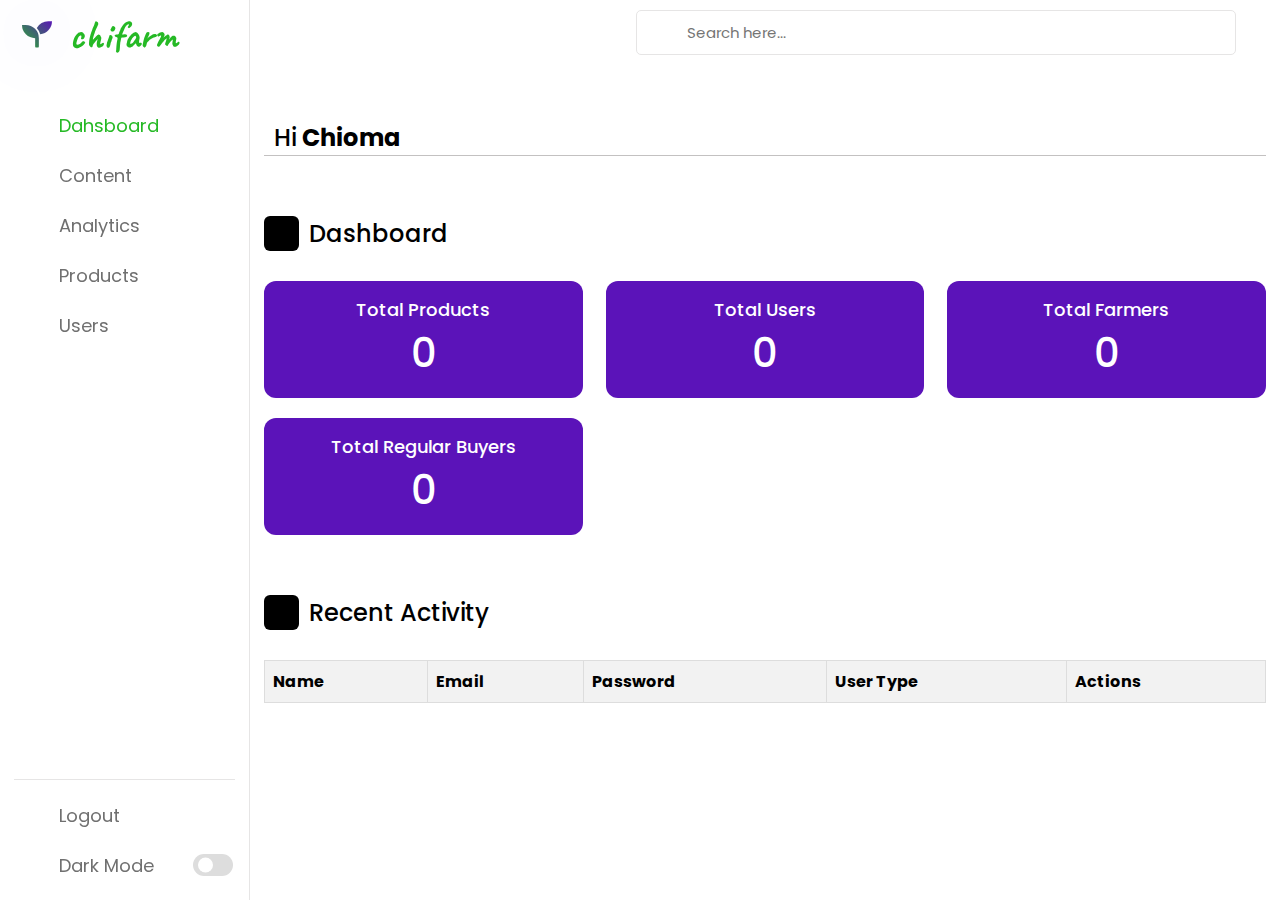
<file: admin.html>
<!DOCTYPE html>

<html lang="en">
<head>
    <meta charset="UTF-8">
    <meta http-equiv="X-UA-Compatible" content="IE=edge">
    <meta name="viewport" content="width=device-width, initial-scale=1.0">
     <!-- favicon -->
     <link rel="shortcut icon" href="assets/images/pay - Copy.png" type="image/svg+xml">
    <!----======== CSS ======== -->
    <link rel="stylesheet" href="admin.css">
     
    <!----===== Iconscout CSS ===== -->
    <link rel="stylesheet" href="https://unicons.iconscout.com/release/v4.0.0/css/line.css">
    
    

  <!-- fas fa icons -->
  <link rel="stylesheet" href="https://cdnjs.cloudflare.com/ajax/libs/font-awesome/5.15.3/css/all.min.css"/>


    <Link
    href="https://fonts.googleapis.com/css2?family=Caveat:wght@300;400;500;600;700&family=Poppins:wght@400;500;700&display=swap"
    rel="stylesheet">

    <title>chifarm - Admin Dashboard Panel</title>

    <style>
         table {
            width: 100%;
            border-collapse: collapse;
        }
        th, td {
            border: 1px solid #ddd;
            padding: 8px;
            text-align: left;
        }
        th {
            background-color: #f2f2f2;
        }
        .btn {
            padding: 5px 10px;
            cursor: pointer;
        }
        .edit-btn {
            background-color: #28a745;
            color: white;
            border: none;
        }
        .delete-btn {
            background-color: #dc3545;
            color: white;
            border: none;
        }
    </style>
</head>
<body>
    <nav>
        <div class="logo-name">
            <div class="logo-image">
                <i class="fas fa-seedling"></i>
            </div>

            <span class="logo_name">        <p style="font-family: caveat; font-size: 40px; color: #25b925; font-weight: bold; "> chifarm</p></span>
        </div>

        <div class="menu-items">
            <ul class="nav-links">
                <li ><a  href="#">
                    <i style="color: #25b925;" class="uil uil-estate"></i>
                    <span style="color: #25b925;" class="link-name">Dahsboard</span>
                </a></li>
                <li><a href="#">
                    <i class="uil uil-files-landscapes"></i>
                    <span class="link-name">Content</span>
                </a></li>
                <li><a href="#">
                    <i class="uil uil-chart"></i>
                    <span class="link-name">Analytics</span>
                </a></li>
                <li><a href="#">
                    <i class="uil uil-circle-layer"></i>
                    <span class="link-name">Products</span>
                </a></li>
                <li><a href="#">
                    <i class="uil uil-users-alt"></i>
                    <span class="link-name">Users</span>
                </a></li>
             
            </ul>
            
            <ul class="logout-mode">
                <li><a href="#">
                    <i class="uil uil-signout"></i>
                    <span class="link-name">Logout</span>
                </a></li>

                <li class="mode">
                    <a href="#">
                        <i class="uil uil-moon"></i>
                    <span class="link-name">Dark Mode</span>
                </a>

                <div class="mode-toggle">
                  <span class="switch"></span>
                </div>
            </li>
            </ul>
        </div>
    </nav>

    <section class="dashboard">
        <div class="top">
            <i class="uil uil-bars sidebar-toggle"></i>

            <div class="search-box">
                <i class="uil uil-search"></i>
                <input type="text" placeholder="Search here...">
            </div>
            
            <!--<img src="images/profile.jpg" alt="">-->
        </div>

        <div class="dash-content">
            <div class="overview">
                <div style="border-bottom: 1px solid rgb(195, 193, 193);" class="title">
                    <span class="text">Hi <strong>Chioma</strong></span>

                </div>

                <div class="title">

                    
                    <i class="uil uil-tachometer-fast-alt"></i>
                    <span class="text">Dashboard</span>

                </div>

                <div class="boxes">
                    <div class="box box1">
                        <i class="uil uil-circle"></i>
                        <span class="text">Total Products</span>
                        <span class="number" id="totalProducts">0</span>
                    </div>
                    <div class="box box2">
                        <i class="uil uil-user"></i>
                        <span class="text">Total Users</span>
                        <span class="number" id="totalUsers">0</span>
                    </div>
                    <div class="box box3">
                        <i class="uil uil-user-check"></i>
                        <span class="text">Total Farmers</span>
                        <span class="number" id="totalFarmers">0</span>
                    </div>
                    <div class="box box4" style="margin-top: 20px;">
                        <i class="uil uil-user-check"></i>
                        <span class="text">Total Regular Buyers</span>
                        <span class="number" id="totalBuyers">0</span>
                    </div>
                </div>
            
            </div>

            

            <div class="activity">
                <div class="title">
                    <i class="uil uil-clock-three"></i>
                    <span class="text">Recent Activity</span>
                </div>

                <table id="userTable">
                    <thead>
                        <tr>
                            <th>Name</th>
                            <th>Email</th>
                            <th>Password</th>
                            <th>User Type</th>
                            <th>Actions</th>
                        </tr>
                    </thead>
                    <tbody>
                        <!-- User data will be inserted here dynamically -->
                    </tbody>
                </table>
            
                <script>
                    // Function to populate the user table
                    function populateUserTable() {
                        const userTable = document.getElementById('userTable').getElementsByTagName('tbody')[0];
                        userTable.innerHTML = ''; // Clear existing table data
            
                        for (let i = 0; i < localStorage.length; i++) {
                            const key = localStorage.key(i);
                            const user = JSON.parse(localStorage.getItem(key));
                            
                            const row = userTable.insertRow();
                            
                            const cellName = row.insertCell(0);
                            const cellEmail = row.insertCell(1);
                            const cellPassword = row.insertCell(2);
                            const cellRole = row.insertCell(3);
                            const cellActions = row.insertCell(4);
            
                            cellName.textContent = user.name;
                            cellEmail.textContent = user.email;
                            cellPassword.textContent = user.password;
                            cellRole.textContent = user.role;
            
                            const editBtn = document.createElement('button');
                            editBtn.textContent = 'Edit';
                            editBtn.classList.add('btn', 'edit-btn');
                            editBtn.onclick = function() {
                                editUser(key);
                            };
            
                            const deleteBtn = document.createElement('button');
                            deleteBtn.textContent = 'Delete';
                            deleteBtn.classList.add('btn', 'delete-btn');
                            deleteBtn.onclick = function() {
                                deleteUser(key);
                            };
            
                            cellActions.appendChild(editBtn);
                            cellActions.appendChild(deleteBtn);
                        }
                    }
            
                    // Function to edit a user
                    function editUser(email) {
                        const user = JSON.parse(localStorage.getItem(email));
                        const newName = prompt("Enter new name:", user.name);
                        const newRole = prompt("Enter new role (Farmer/Buyer):", user.role);
                        const newPassword = prompt("Enter new password:", user.password);
            
                        if (newName && newRole && newPassword) {
                            localStorage.setItem(email, JSON.stringify({
                                name: newName,
                                role: newRole,
                                email: email,
                                password: newPassword
                            }));
                            populateUserTable(); // Refresh the table
                        }
                    }
            
                    // Function to delete a user
                    function deleteUser(email) {
                        if (confirm("Are you sure you want to delete this user?")) {
                            localStorage.removeItem(email);
                            populateUserTable(); // Refresh the table
                        }
                    }
            
                    // Initial population of the user table
                    populateUserTable();
                </script>




    <script src="admin.js"></script>
</body>
</html>
</file>
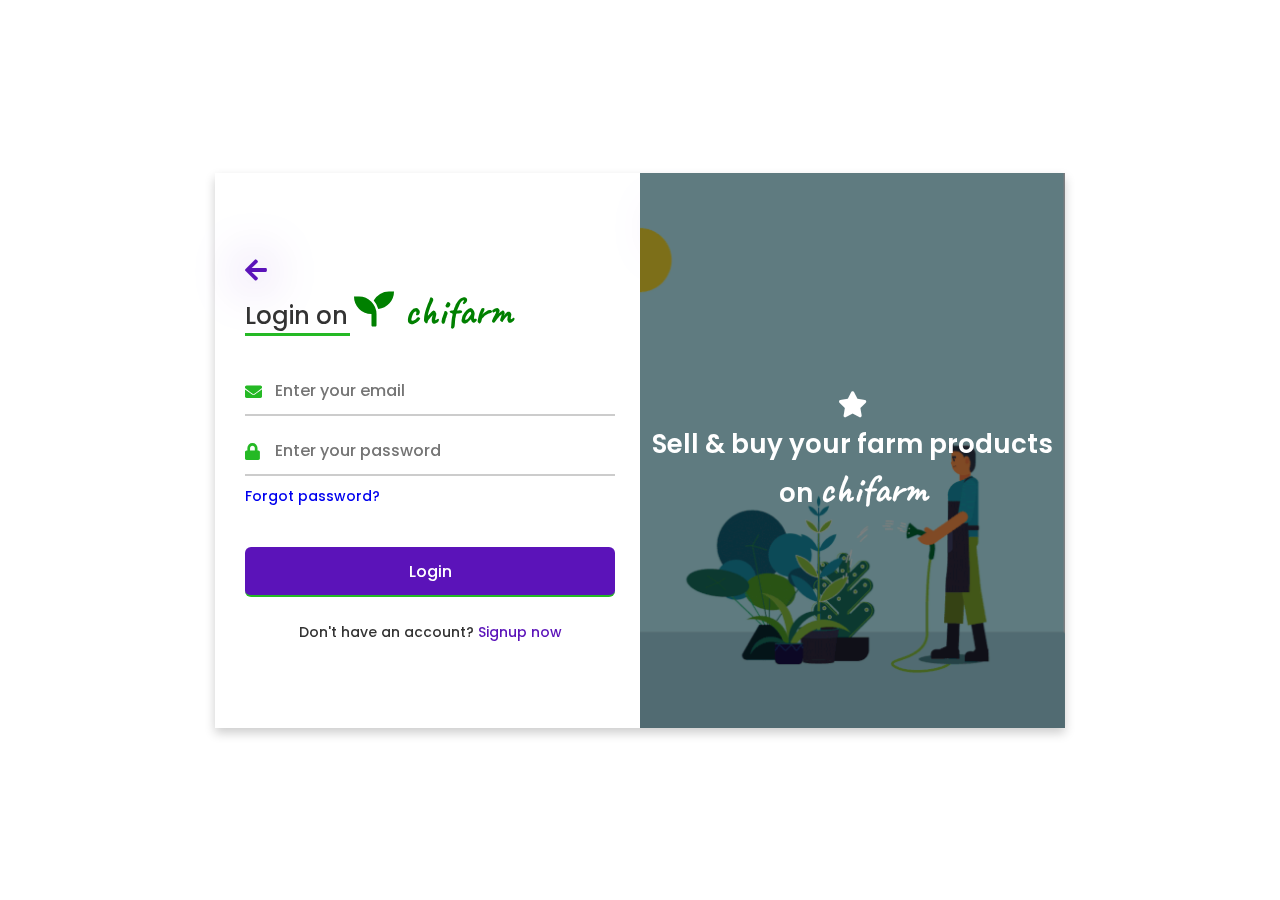
<file: adminproducts.html>
<!DOCTYPE html>

<html lang="en">
<head>
    <meta charset="UTF-8">
    <meta http-equiv="X-UA-Compatible" content="IE=edge">
    <meta name="viewport" content="width=device-width, initial-scale=1.0">
    
    <!----======== CSS ======== -->
    <link rel="stylesheet" href="admin.css">
     
    <!----===== Iconscout CSS ===== -->
    <link rel="stylesheet" href="https://unicons.iconscout.com/release/v4.0.0/css/line.css">
    
       <!-- favicon -->
       <link rel="shortcut icon" href="assets/images/pay - Copy.png" type="image/svg+xml">

  <!-- fas fa icons -->
  <link rel="stylesheet" href="https://cdnjs.cloudflare.com/ajax/libs/font-awesome/5.15.3/css/all.min.css"/>


    <Link
    href="https://fonts.googleapis.com/css2?family=Caveat:wght@300;400;500;600;700&family=Poppins:wght@400;500;700&display=swap"
    rel="stylesheet">

    <title>chifarm - Farmer Dashboard </title>



    <style>
        table {
            width: 100%;
            border-collapse: collapse;
            margin: 20px 0;
            font-size: 18px;
            text-align: left;
        }
        th, td {
            padding: 12px;
            border-bottom: 1px solid #ddd;
        }
        th {
            background-color: #f2f2f2;
        }
        img {
            width: 100px;
            height: auto;
        }
        .btn {
            padding: 5px 10px;
            margin: 5px;
            border: none;
            color: white;
            cursor: pointer;
        }
        .btn.edit {
            background-color: #4CAF50;
        }
        .btn.delete {
            background-color: #f44336;
        }
    </style>


</head>
<body>
    <nav>
        <div class="logo-name">
            <div class="logo-image">
                <i class="fas fa-seedling"></i>
            </div>

            <span class="logo_name">        <p style="font-family: caveat; font-size: 40px; color: #25b925; font-weight: bold; "> chifarm</p></span>
        </div>

        <div class="menu-items">
            <ul class="nav-links">
                <li ><a  href="#">
                    <i style="color: #25b925;" class="uil uil-estate"></i>
                    <span style="color: #25b925;" class="link-name">Dahsboard</span>
                </a></li>
       
                <li><a href="#">
                    <i class="uil uil-chart"></i>
                    <span class="link-name">Messages</span>
                </a></li>

                <li><a href="upload.html">
                    <i class="uil uil-plus"></i>
                    <span class="link-name">Upload</span>
                </a></li>
       
             
            </ul>
            
            <ul class="logout-mode">
                <li><a onclick="logout()" href="#">
                    <i class="uil uil-signout"></i>
                    <span class="link-name">Logout</span>
                </a></li>

                <li class="mode">
                    <a href="#">
                        <i class="uil uil-moon"></i>
                    <span class="link-name">Dark Mode</span>
                </a>

                <div class="mode-toggle">
                  <span class="switch"></span>
                </div>
            </li>
            </ul>
        </div>
    </nav>

    <section class="dashboard">
        <div class="top">
            <i class="uil uil-bars sidebar-toggle"></i>

            <div class="search-box">
                <i class="uil uil-search"></i>
                <input type="text" placeholder="Search here...">
            </div>
            
            <!--<img src="images/profile.jpg" alt="">-->
        </div>

        <div class="dash-content">
            <div class="overview">
                <div style="border-bottom: 1px solid rgb(195, 193, 193); padding: 0 0 20px;" class="title">
                 
                        <span class="text">Hi <strong id="username"></strong>,<br> Welcome to Your Farmer Dashboard. </span>
        
                </div>



             
            
                <script>
                // Retrieve the logged-in user's information from localStorage
                var loggedInUser = JSON.parse(localStorage.getItem("loggedInUser"));
                if (loggedInUser) {
                    document.getElementById("username").textContent = loggedInUser.name;
                } else {
                    // If no user is logged in, redirect to the login page
                    window.location.href = "login.html";
                }
            
                // Function to log out the user
                function logout() {
                    localStorage.removeItem("loggedInUser");
                    window.location.href = "login.html";
                }
                </script>
                <div class="title">

                    
                    <i class="uil uil-tachometer-fast-alt"></i>
                    <span class="text">Dashboard</span>

                </div>

                <div class="boxes">
                    <div class="box box1">
                        <i class="uil uil-circle"></i>
                        <span class="text">Total Products</span>
                        <span class="number">0</span>
                    </div>
                    
             
             
                </div>
            </div>

















            <div class="activity">
                <div class="title">
                    <i class="uil uil-clock-three"></i>
                    <span class="text">Recent Activity</span>
                </div>


                <main>
                    <section>
                        <table>
                            <thead>
                                <tr>
                                    <th>Product Name</th>
                                    <th>Price</th>
                                    <th>Image</th>
                                    <th>Product Type</th>
                                    <th>Category</th>
                                    <th>Actions</th>
                                </tr>
                            </thead>
                            <tbody id="product-table-body">
                                <!-- Product rows will be dynamically inserted here -->
                            </tbody>
                        </table>
                    </section>
                </main>
            
                <script>
                    document.addEventListener('DOMContentLoaded', function() {
                        const productTableBody = document.getElementById('product-table-body');
                        let products = localStorage.getItem('products');
                        products = products ? JSON.parse(products) : [];
            
                        products.forEach((product, index) => {
                            const row = document.createElement('tr');
            
                            row.innerHTML = `
                                <td>${product.productName}</td>
                                <td>N${product.price}</td>
                                <td><img src="${product.productImageURL}" alt="${product.productName}"></td>
                                <td>${product.productType}</td>
                                <td>${product.category}</td>
                                <td>
                                    <button class="btn edit" onclick="editProduct(${index})">Edit</button>
                                    <button class="btn delete" onclick="deleteProduct(${index})">Delete</button>
                                </td>
                            `;
            
                            productTableBody.appendChild(row);
                        });
                    });
            
                    function editProduct(index) {
                        // Redirect to a page with a form for editing the product
                        // Pass the index of the product as a query parameter
                        window.location.href = `edit-product.html?index=${index}`;
                    }
            
                    function deleteProduct(index) {
                        let products = localStorage.getItem('products');
                        products = products ? JSON.parse(products) : [];
                        
                        // Remove the product at the specified index
                        products.splice(index, 1);
                        
                        // Save the updated products array to localStorage
                        localStorage.setItem('products', JSON.stringify(products));
                        
                        // Reload the page to reflect the changes
                        window.location.reload();
                    }
                </script>








                

        </div>
    </section>

    <script src="admin.js"></script>
</body>
</html>
</file>
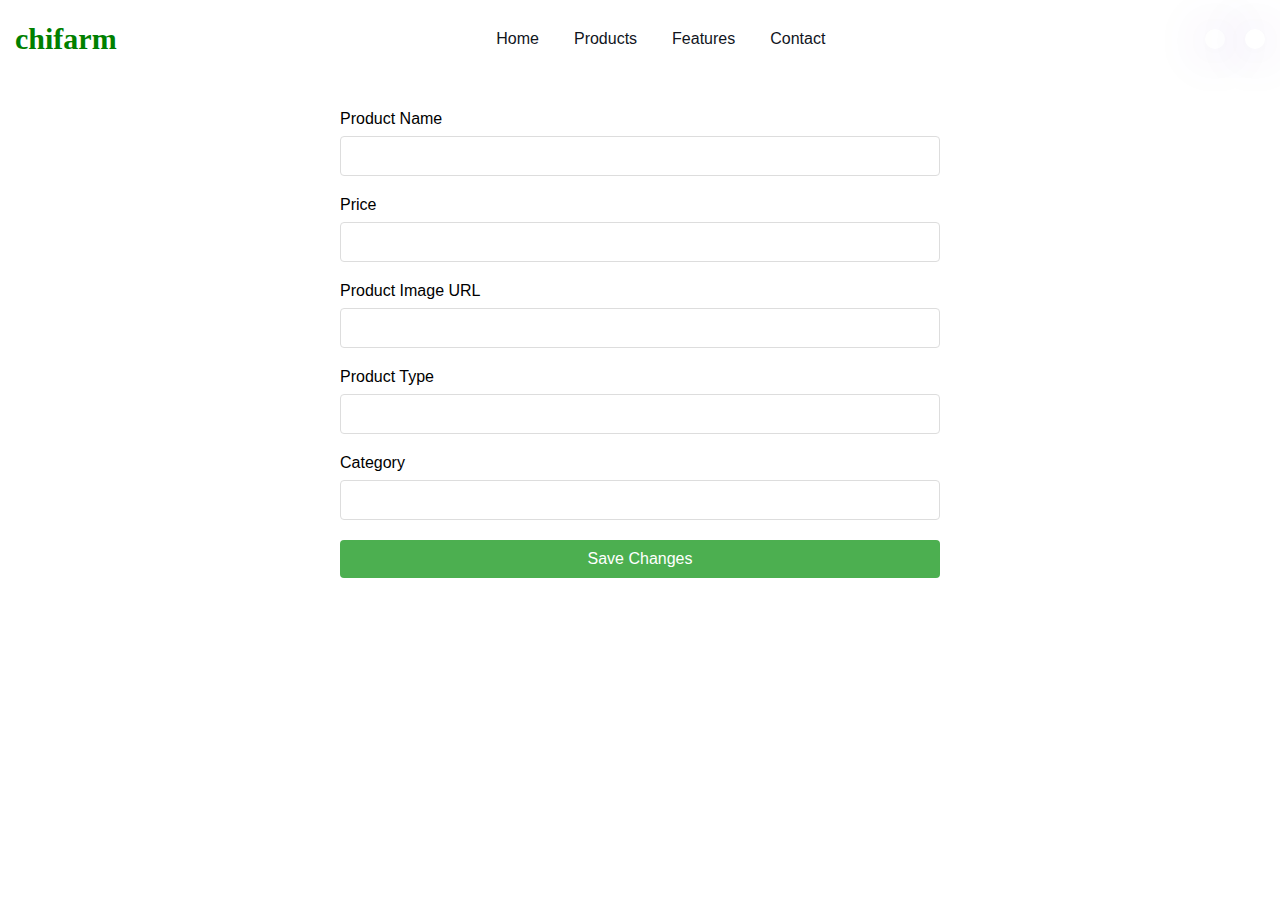
<file: edit-product.html>
<!DOCTYPE html>
<html lang="en">
<head>
    <meta charset="UTF-8">
    <meta name="viewport" content="width=device-width, initial-scale=1.0">
    <title>Edit Product</title>
       <!-- favicon -->
       <link rel="shortcut icon" href="assets/images/pay - Copy.png" type="image/svg+xml">
    <link rel="stylesheet" href="upload.css">
    <style>
        /* Add your form styling here */
        form {
            max-width: 600px;
            margin: 20px auto;
        }
        label {
            display: block;
            margin-bottom: 8px;
        }
        input, select, button {
            width: 100%;
            padding: 10px;
            margin-bottom: 20px;
            border: 1px solid #ddd;
            border-radius: 4px;
        }
        button {
            background-color: #4CAF50;
            color: white;
            border: none;
            cursor: pointer;
        }
        button:hover {
            background-color: #45a049;
        }
    </style>
</head>
<body>
    <header class="header" data-header>
        <div class="container">
            <div class="overlay" data-overlay></div>
            <a href="#" class="logo">
                <p style="font-family: caveat; font-size: 30px; color: green; font-weight: bold;"><i class="fas fa-seedling"></i> chifarm</p>
            </a>
            <button class="nav-open-btn" data-nav-open-btn aria-label="Open Menu">
                <ion-icon name="menu-outline"></ion-icon>
            </button>
            <nav class="navbar" data-navbar>
                <button class="nav-close-btn" data-nav-close-btn aria-label="Close Menu">
                    <ion-icon name="close-outline"></ion-icon>
                </button>
                <a style="text-align: center;" href="#" class="logo">
                    <p style="font-family: caveat; font-size: 40px; color: rgb(255, 255, 255); font-weight: bold;"><i class="fas fa-seedling"></i></p>
                </a>
                <ul class="navbar-list">
                    <li class="navbar-item">
                        <a href="index.html" class="navbar-link">Home</a>
                    </li>
                    <li class="navbar-item">
                        <a href="products.html" class="navbar-link">Products</a>
                    </li>
                    <li id="sch" class="navbar-item">
                        <a href="search.html" class="navbar-link">Search</a>
                    </li>
                    <li class="navbar-item">
                        <a href="features.html" class="navbar-link">Features</a>
                    </li>
                    <li class="navbar-item">
                        <a href="contact.html" class="navbar-link">Contact</a>
                    </li>
                </ul>
                <ul class="nav-action-list">
                    <li>
                        <a href="search.html" class="nav-action-btn">
                            <ion-icon name="Search-outline" aria-hidden="true"></ion-icon>
                            <span class="nav-action-text">Search</span>
                        </a>
                    </li>
                    <li>
                        <a href="#" class="nav-action-btn" id="open-cart">
                            <ion-icon name="heart-outline"></ion-icon>
                            <span class="nav-action-text">Wishlist</span>
                            <span id="cart-count" style="display: none;">0</span>
                        </a>
                    </li>
                </ul>
            </nav>
        </div>
    </header>

    <main>
        <section>
            <form id="edit-product-form">
                <label for="product-name">Product Name</label>
                <input type="text" id="product-name" name="productName">

                <label for="product-price">Price</label>
                <input type="number" id="product-price" name="price">

                <label for="product-image">Product Image URL</label>
                <input type="text" id="product-image" name="productImageURL">

                <label for="product-type">Product Type</label>
                <input type="text" id="product-type" name="productType">

                <label for="product-category">Category</label>
                <input type="text" id="product-category" name="category">

                <button type="submit">Save Changes</button>
            </form>
        </section>
    </main>

    <script>
        document.addEventListener('DOMContentLoaded', function() {
            const urlParams = new URLSearchParams(window.location.search);
            const productIndex = urlParams.get('index');
            let products = localStorage.getItem('products');
            products = products ? JSON.parse(products) : [];

            const product = products[productIndex];

            // Populate the form with the current product details
            document.getElementById('product-name').value = product.productName;
            document.getElementById('product-price').value = product.price;
            document.getElementById('product-image').value = product.productImageURL;
            document.getElementById('product-type').value = product.productType;
            document.getElementById('product-category').value = product.category;

            document.getElementById('edit-product-form').addEventListener('submit', function(e) {
                e.preventDefault();

                // Update the product details
                product.productName = document.getElementById('product-name').value;
                product.price = document.getElementById('product-price').value;
                product.productImageURL = document.getElementById('product-image').value;
                product.productType = document.getElementById('product-type').value;
                product.category = document.getElementById('product-category').value;

                // Save the updated products array to localStorage
                products[productIndex] = product;
                localStorage.setItem('products', JSON.stringify(products));

                // Redirect back to the admin page
                window.location.href = 'adminproducts.html';
            });
        });
    </script>

    <script src="./assets/js/script.js"></script>
</body>
</html>
</file>
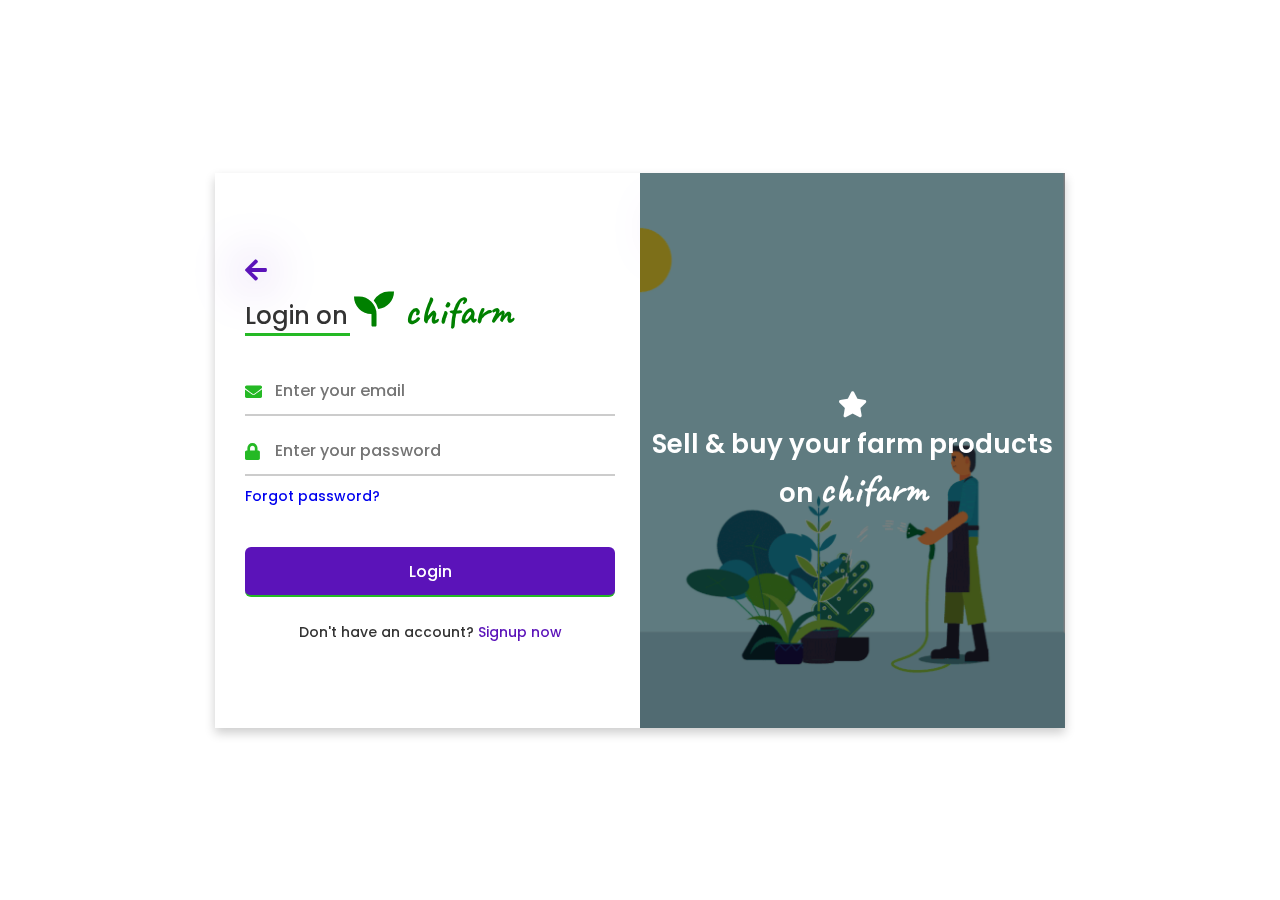
<file: login.html>
<!DOCTYPE html>
<html lang="en" dir="ltr">
  <head>
    <meta charset="UTF-8">
    <title> Chifarm | Login</title>
    <link rel="stylesheet" href="login.css">
    <!-- Fontawesome CDN Link -->

    <Link
    href="https://fonts.googleapis.com/css2?family=Caveat:wght@300;400;500;600;700&family=Poppins:wght@400;500;700&display=swap"
    rel="stylesheet">


  <!-- 
    - favicon
  -->
  <link rel="shortcut icon" href="assets/images/pay - Copy.png" type="image/svg+xml">


    <link rel="stylesheet" href="https://cdnjs.cloudflare.com/ajax/libs/font-awesome/5.15.3/css/all.min.css">
    <meta name="viewport" content="width=device-width, initial-scale=1.0">

    <style>
      /* Pop-up styles */
      #popup {
          display: none;
          position: fixed;
          bottom: -100px;
          left: 0;
          right: 0;
          background-color: #dc3545;
          color: white;
          text-align: center;
          padding: 15px;
          font-size: 16px;
          z-index: 1000;
          transition: bottom 0.5s ease-in-out;
      }
      #popup.show {
          display: block;
          bottom: 0;
      }
  </style>
   </head>
<body>
  <div class="container">
    <input type="checkbox" id="flip">
    <div class="cover">
      <div class="front">
        <img src="assets/images/Animatedgifscollection_.gif" alt="">
        <div class="text">
          <span class="text-1"> <i class="fas fa-star"></i> <br> Sell & buy your farm products on       <strong style="font-family: caveat; font-size: 40px;  font-weight: bold; ">chifarm</strong>
        </div>
      </div>
      <div class="back">
        <!--<img class="backImg" src="images/backImg.jpg" alt="">-->
        <div class="text">
          <span class="text-1">Complete miles of journey <br> with one step</span>
          <span class="text-2">Let's get started</span>
        </div>
      </div>
    </div>
    <div class="forms">
        <div class="form-content">
          <div class="login-form">
            <a href="#" id="goBackLink">
                <i style="font-size: 25px; color: #5b13b9; text-shadow: 0 2px 50px #5b13b9;" class='fas fa-arrow-left'></i>
            </a>
            <div class="title">Login on <strong style="font-family: caveat; font-size: 40px; color: green; font-weight: bold;"><i class="fas fa-seedling"></i> chifarm</strong></div>
            <form id="loginForm">
                <div class="input-boxes">
                    <div class="input-box">
                        <i class="fas fa-envelope"></i>
                        <input type="email" id="email" placeholder="Enter your email" required>
                    </div>
                    <div class="input-box">
                        <i class="fas fa-lock"></i>
                        <input type="password" id="password" placeholder="Enter your password" required>
                    </div>
                    <div class="text"><a href="#">Forgot password?</a></div>
                    <div class="button input-box">
                        <input type="submit" value="Login">
                    </div>
                    <div class="text sign-up-text">Don't have an account? <label for="flip">Signup now</label></div>
                </div>
            </form>
        </div>
        










        <div class="signup-form">
          <a href="#" id="goBackLinkk">       <i style="font-size: 25px; color:  #5b13b9; text-shadow: 0 2px 50px  #5b13b9;;" class='fas fa-arrow-left'></i></a>
 
          <div class="title">Signup on      <strong style="font-family: caveat; font-size: 40px; color: green; font-weight: bold; "> <i class="fas fa-seedling"></i>  chifarm</strong></div>
        <form action="#">
            <div class="input-boxes">
              <div class="input-box">
                <i class="fas fa-user"></i>
                <input type="text" placeholder="Enter your name" required>
      
              </div>
      <div class="input-box" >
        <i class="fas fa-star"></i>
        <select >
          <option value="Non Selected">  Who are you?</option>
              <option value="Farmer">I'm a Farmer (seller)</option>
              <option value="Buyer">I'm a Buyer</option>
              </select> 
      </div>    
  

             

              <div class="input-box">
                <i class="fas fa-envelope"></i>
                <input type="text" placeholder="Enter your email" required>
              </div>
              <div class="input-box">
                <i class="fas fa-lock"></i>
                <input type="password" placeholder="Enter your password" required>
              </div>
              <div class="button input-box">
                <input type="submit" value="Join our community">
              </div>
              <div class="text sign-up-text">Already have an account? <label for="flip">Login now</label></div>
            </div>
      </form>
    </div>
    </div>
    </div>
  </div>




  <div id="popup"></div>
        
  
<script>

document.getElementById("loginForm").addEventListener("submit", function(event) {
    event.preventDefault(); // Prevent the default form submission behavior

    // Get the form values
    var email = document.getElementById("email").value;
    var password = document.getElementById("password").value;

    // Retrieve the stored user data
    var storedUser = localStorage.getItem(email);

    if (storedUser) {
        var userData = JSON.parse(storedUser);

        // Check if the password matches
        if (userData.password === password) {
            // Store logged-in user information
            localStorage.setItem("loggedInUser", JSON.stringify({ name: userData.name, role: userData.role }));
            // Redirect to the respective page based on the role
            if (userData.role === 'Farmer') {
                window.location.href = "adminproducts.html";
            } else {
                window.location.href = "index.html";
            }
        } else {
            showPopup("Incorrect password", "error");
        }
    } else {
        showPopup("User does not exist", "error");
    }
});

document.getElementById("goBackLink").addEventListener("click", function(event) {
    event.preventDefault(); // Prevent the default behavior of the link
    history.back(); // Go back to the previous page
});

function showPopup(message, type) {
    var popup = document.getElementById("popup");
    popup.innerText = message;
    popup.className = type;
    popup.classList.add("show");

    // Hide the popup after 3 seconds
    setTimeout(function() {
        popup.classList.remove("show");
    }, 3000);
}


  document.getElementById("goBackLinkk").addEventListener("click", function(event) {
      event.preventDefault(); // Prevent the default behavior of the link
      history.back(); // Go back to the previous page
  });
  </script>











  <script>
    document.getElementById("goBackLinkk").addEventListener("click", function(event) {
        event.preventDefault(); // Prevent the default behavior of the link
    
        history.back(); // Go back to the previous page
    });
    </script>


  <script>
    document.getElementById("goBackLink").addEventListener("click", function(event) {
        event.preventDefault(); // Prevent the default behavior of the link
    
        history.back(); // Go back to the previous page
    });
    </script>
</body>
</html>
</file>
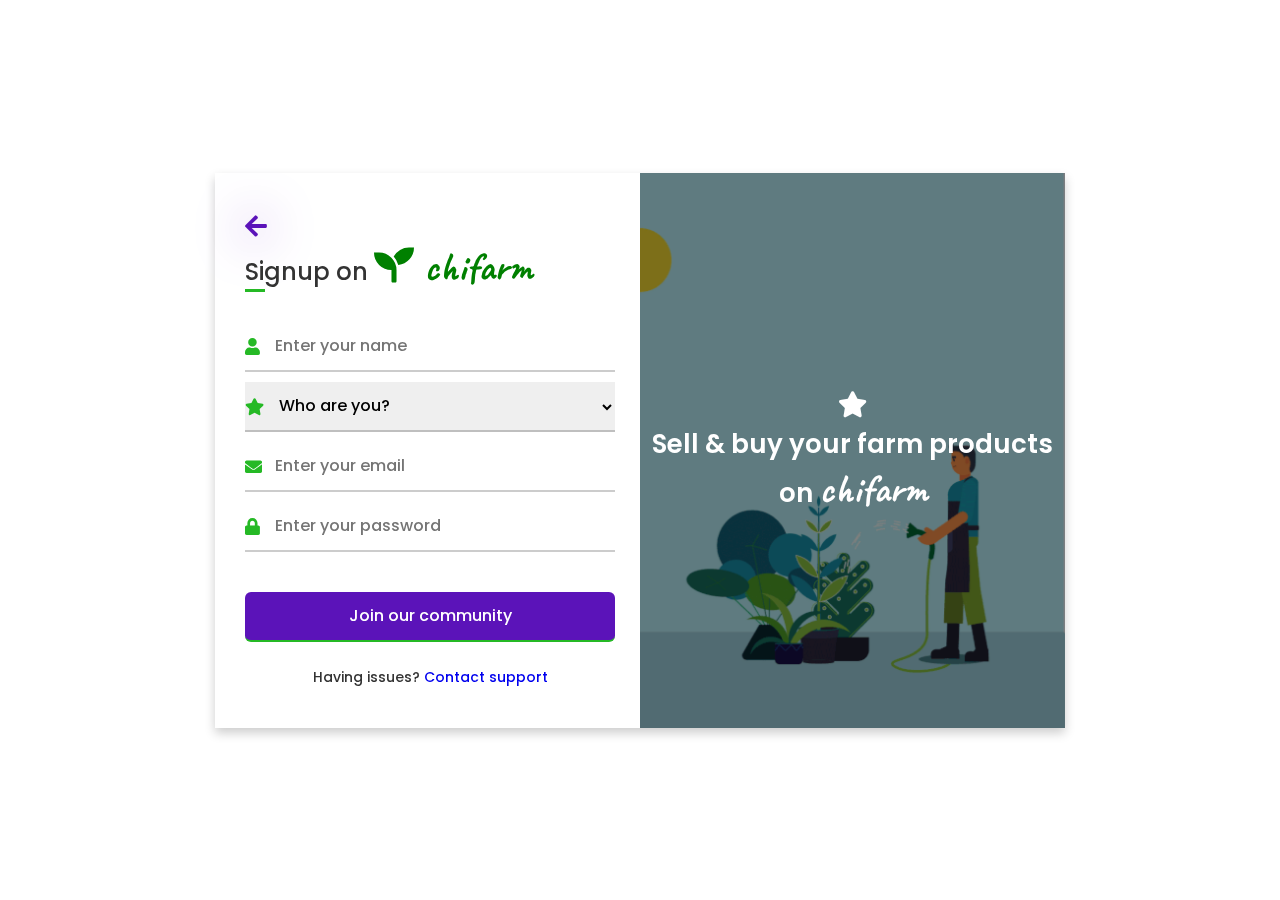
<file: signup.html>
<!DOCTYPE html>
<html lang="en" dir="ltr">
<head>
    <meta charset="UTF-8">
    <title>Chifarm | Signup</title>
    <link rel="stylesheet" href="signup.css">
    <!-- Fontawesome CDN Link -->
    <link href="https://fonts.googleapis.com/css2?family=Caveat:wght@300;400;500;600;700&family=Poppins:wght@400;500;700&display=swap" rel="stylesheet">
    <!-- favicon -->
    <link rel="shortcut icon" href="assets/images/pay - Copy.png" type="image/svg+xml">
    <link rel="stylesheet" href="https://cdnjs.cloudflare.com/ajax/libs/font-awesome/5.15.3/css/all.min.css">
    <meta name="viewport" content="width=device-width, initial-scale=1.0">
    <style>
        /* Pop-up styles */
        #popup {
            display: none;
            position: fixed;
            bottom: -100px;
            left: 0;
            right: 0;
            background-color: #28a745;
            color: white;
            text-align: center;
            padding: 15px;
            font-size: 16px;
            z-index: 1000;
            transition: bottom 0.5s ease-in-out;
        }
        #popup.error {
            background-color: #dc3545;
        }
        #popup.show {
            display: block;
            bottom: 0;
        }
    </style>
</head>
<body>
<div class="container">
    <input type="checkbox" id="flip">
    <div class="cover">
        <div class="front">
            <img src="assets/images/Animatedgifscollection_.gif" alt="">
            <div class="text">
                <span class="text-1">
                    <i class="fas fa-star"></i> <br> Sell & buy your farm products on <strong style="font-family: caveat; font-size: 40px; font-weight: bold;">chifarm</strong>
                </span>
            </div>
        </div>
        <div class="back">
            <div class="text">
                <span class="text-1">Complete miles of journey <br> with one step</span>
                <span class="text-2">Let's get started</span>
            </div>
        </div>
    </div>
    <div class="forms">
        <div class="form-content">
            <div class="signup-form">
                <a href="#" id="goBackLinkk">
                    <i style="font-size: 25px; color: #5b13b9; text-shadow: 0 2px 50px #5b13b9;" class='fas fa-arrow-left'></i>
                </a>
                <div class="title">Signup on <strong style="font-family: caveat; font-size: 40px; color: green; font-weight: bold;"><i class="fas fa-seedling"></i> chifarm</strong></div>
                <form id="signupForm">
                    <div class="input-boxes">
                        <div class="input-box">
                            <i class="fas fa-user"></i>
                            <input type="text" id="name" placeholder="Enter your name" required>
                        </div>
                        <div class="input-box">
                            <i class="fas fa-star"></i>
                            <select id="role">
                                <option value="Non Selected">Who are you?</option>
                                <option value="Farmer">I'm a Farmer (seller)</option>
                                <option value="Buyer">I'm a Buyer</option>
                            </select>
                        </div>
                        <div class="input-box">
                            <i class="fas fa-envelope"></i>
                            <input type="email" id="email" placeholder="Enter your email" required>
                        </div>
                        <div class="input-box">
                            <i class="fas fa-lock"></i>
                            <input type="password" id="password" placeholder="Enter your password" required>
                        </div>
                        <div class="button input-box">
                            <input type="submit" value="Join our community">
                        </div>
                        <div class="text sign-up-text">Having issues? <a href="contact.html">Contact support</a></div>
                    </div>
                </form>
            </div>
        </div>
    </div>
</div>

<div id="popup" class="error"></div>

<script>

document.getElementById("signupForm").addEventListener("submit", function(event) {
    event.preventDefault(); // Prevent the default form submission behavior
    
    // Get the form values
    var name = document.getElementById("name").value;
    var role = document.getElementById("role").value;
    var email = document.getElementById("email").value;
    var password = document.getElementById("password").value;
    
    // Check if the email already exists in local storage
    if (localStorage.getItem(email)) {
        showPopup("This user already exists", "error");
        return;
    }
    
    // Validate form fields (example: password check)
    if (password.length < 6) {
        showPopup("Password must be at least 6 characters long", "error");
        return;
    }
    
    // Store the form values in local storage
    localStorage.setItem(email, JSON.stringify({ name, role, email, password }));
    
    // Show success message and navigate to login page
    showPopup("Sign-up successful!", "success");
    setTimeout(function() {
        window.location.href = "login.html"; // Redirect to login page
    }, 3000); // 3 seconds delay
});

document.getElementById("goBackLinkk").addEventListener("click", function(event) {
    event.preventDefault(); // Prevent the default behavior of the link
    history.back(); // Go back to the previous page
});

function showPopup(message, type) {
    var popup = document.getElementById("popup");
    popup.innerText = message;
    popup.className = type;
    popup.classList.add("show");
    
    // Hide the popup after 3 seconds
    setTimeout(function() {
        popup.classList.remove("show");
    }, 3000);
}
</script>

</body>
</html>
</file>
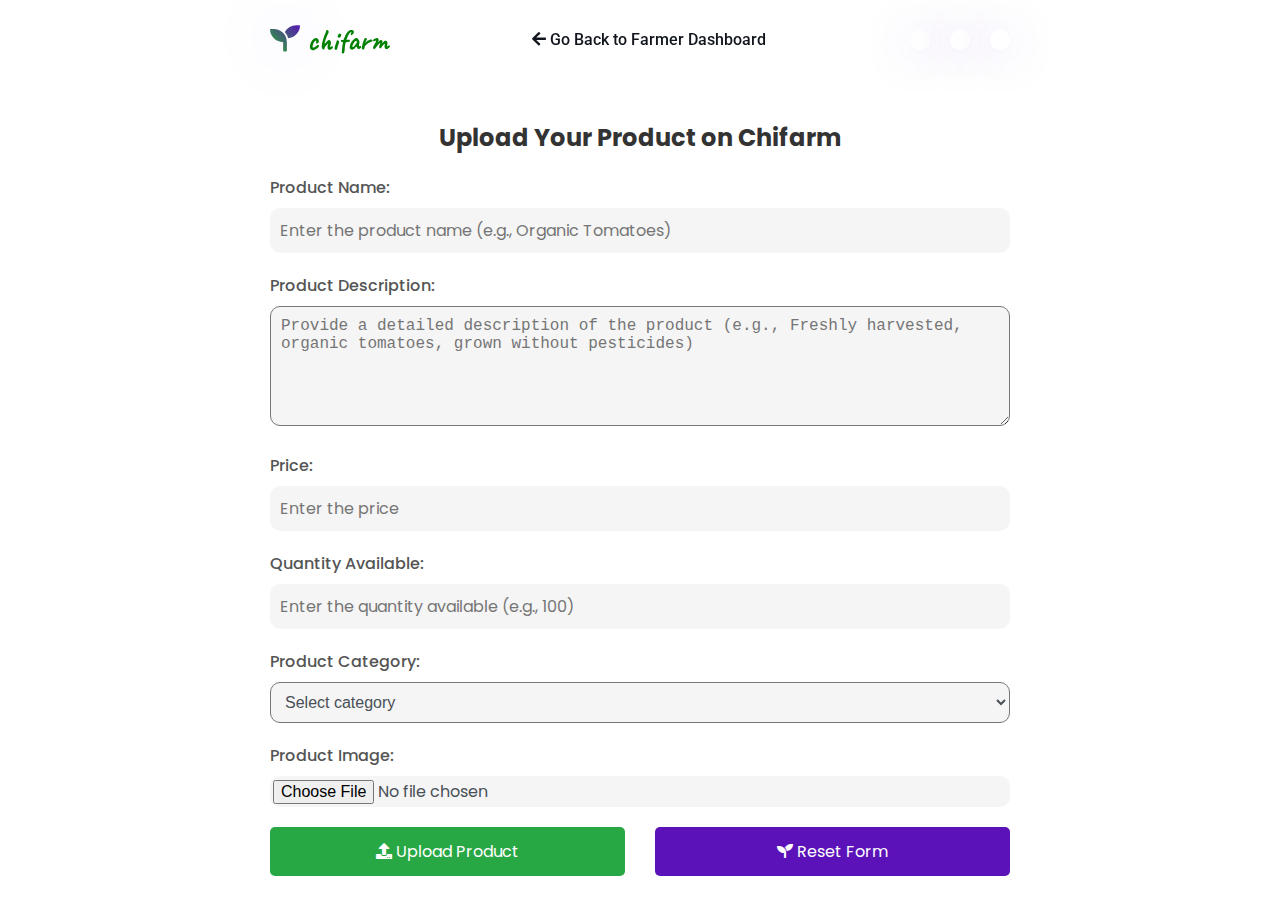
<file: upload.html>
<!DOCTYPE html>
<html lang="en">
<head>
    <meta charset="UTF-8">
    <meta name="viewport" content="width=device-width, initial-scale=1.0">
    <link rel="stylesheet" href="upload.css">
    <link rel="shortcut icon" href="assets/images/pay - Copy.png" type="image/svg+xml">
    <link rel="stylesheet" href="https://cdnjs.cloudflare.com/ajax/libs/font-awesome/5.15.3/css/all.min.css"/>
    <link rel="preconnect" href="https://fonts.googleapis.com">
    <link rel="preconnect" href="https://fonts.gstatic.com" crossorigin>
    <link href="https://fonts.googleapis.com/css2?family=Josefin+Sans:wght@300;400;500;600;700&family=Roboto:wght@400;500;700&display=swap" rel="stylesheet">
    <link href="https://fonts.googleapis.com/css2?family=Cedarville+Cursive:wght@400;500;700&display=swap" rel="stylesheet">
    <link href="https://fonts.googleapis.com/css2?family=Caveat:wght@300;400;500;600;700&family=Poppins:wght@400;500;700&display=swap" rel="stylesheet">
    <link rel="preload" href="assets/images/farmer.png" as="image">
    <title>Upload Your Product</title>
    <style>
        body {
            font-family: 'Poppins', 'Roboto', sans-serif;
            background-color: #ffffff;
            margin: 0;
            display: flex;
            justify-content: center;
            align-items: center;
        }
        .container {
            background-color: #fff;
            padding: 30px;
            border-radius: 8px;
            width: 100%;
            max-width: 800px;
        }
        h1 {
            font-size: 24px;
            margin-bottom: 20px;
            text-align: center;
            color: #333;
        }
        .form-group {
            margin-bottom: 20px;
        }
        .form-group label {
            display: block;
            margin-bottom: 8px;
            font-weight: 500;
            color: #555;
        }
        .form-group input,
        .form-group textarea,
        .form-group select {
            width: 100%;
            padding: 10px;
            border-radius: 10px;
            background: rgb(245, 245, 245);
            font-size: 16px;
            color: #495057;
            box-sizing: border-box;
        }
        .form-group input:focus,
        .form-group textarea:focus,
        .form-group select:focus {
            outline: none;
            border-color: #80ffaa;
            box-shadow: 0 0 5px rgba(0, 123, 255, 0.25);
        }
        .form-group textarea {
            resize: vertical;
            height: 120px;
        }
        .form-group input[type="file"] {
            padding: 3px;
        }
        .buttons {
            display: flex;
            justify-content: space-between;
            margin-top: 20px;
        }
        .buttons button {
            width: 48%;
            padding: 12px;
            border: none;
            border-radius: 5px;
            cursor: pointer;
            font-size: 16px;
            transition: background-color 0.3s;
        }
        .buttons button.submit {
            background-color: #28a745;
            color: #fff;
        }
        .buttons button.submit:hover {
            background-color: #141414;
        }
        .buttons button.reset {
            background-color: #5b13b9;
            color: #fff;
        }
        .buttons button.reset:hover {
            background-color: #0c0c0c;
        }
    </style>
</head>
<body>
    <header class="header" data-header>
        <div class="container">
            <div class="overlay" data-overlay></div>
            <a href="#" class="logo">
                <p style="font-family: caveat; font-size: 30px; color: green; font-weight: bold;"><i class="fas fa-seedling"></i> chifarm</p>
            </a>
            <button class="nav-open-btn" data-nav-open-btn aria-label="Open Menu">
                <ion-icon name="menu-outline"></ion-icon>
            </button>
            <nav class="navbar" data-navbar>
                <button class="nav-close-btn" data-nav-close-btn aria-label="Close Menu">
                    <ion-icon name="close-outline"></ion-icon>
                </button>
                <a style="text-align: center;" href="#" class="logo">
                    <p style="font-family: caveat; font-size: 40px; color: rgb(255, 255, 255); font-weight: bold;"><i class="fas fa-seedling"></i></p>
                </a>
                <ul class="navbar-list">
                    <li class="navbar-item">
                        <a href="adminproducts.html" class="navbar-link"><i class="fas fa-arrow-left"></i> Go Back to Farmer Dashboard</a>
                    </li>
         
               
                </ul>
                <ul class="nav-action-list">
                    <li>
                        <a href="search.html" class="nav-action-btn">
                            <ion-icon name="Search-outline" aria-hidden="true"></ion-icon>
                            <span class="nav-action-text">Search</span>
                        </a>
                    </li>
                    <li>
                        <a href="#" class="nav-action-btn" id="open-cart">
                            <ion-icon name="heart-outline"></ion-icon>
                            <span class="nav-action-text">Wishlist</span>
                            <span id="cart-count" style="display: none;">0</span>
                        </a>
                    </li>
                    <li>
                        <a href="prompt.html" class="nav-action-btn">
                            <ion-icon name="person-outline" aria-hidden="true"></ion-icon>
                            <span class="nav-action-text">Login / Register</span>
                        </a>
                    </li>
                </ul>
            </nav>
        </div>
    </header>

    <div class="container">
        <h1>Upload Your Product on Chifarm</h1>
        <form id="productForm">
            <div class="form-group">
                <label for="productName">Product Name:</label>
                <input type="text" id="productName" name="productName" placeholder="Enter the product name (e.g., Organic Tomatoes)" required>
            </div>
            <div class="form-group">
                <label for="productDescription">Product Description:</label>
                <textarea id="productDescription" name="productDescription" placeholder="Provide a detailed description of the product (e.g., Freshly harvested, organic tomatoes, grown without pesticides)" maxlength="500" required></textarea>
            </div>
            <div class="form-group">
                <label for="price">Price:</label>
                <input type="number" id="price" name="price" placeholder="Enter the price" min="0.01" step="0.01" required>
            </div>
            <div class="form-group">
                <label for="quantity">Quantity Available:</label>
                <input type="number" id="quantity" name="quantity" placeholder="Enter the quantity available (e.g., 100)" min="1" step="1" required>
            </div>
            <div class="form-group">
                <label for="category">Product Category:</label>
                <select id="category" name="category" required>
                    <option value="" disabled selected>Select category</option>
                    <option value="vegetables">Vegetables</option>
                    <option value="fruits">Fruits</option>
                    <option value="dairy">Dairy Products</option>
                    <option value="grains">Grains</option>
                    <option value="meats">Meats</option>
                    <option value="others">Others</option>
                </select>
            </div>
            <div class="form-group">
                <label for="productImage">Product Image:</label>
                <input type="file" id="productImage" name="productImage" accept="image/*" required>
            </div>
            <div class="buttons">
                <button type="submit" class="submit"><i class="fas fa-upload"></i> Upload Product</button>
                <button type="reset" class="reset"><i class="fas fa-seedling"></i> Reset Form</button>
            </div>
        </form>
    </div>

    <script>
        document.getElementById('productForm').addEventListener('submit', function(event) {
            event.preventDefault();

            const productName = document.getElementById('productName').value;
            const productDescription = document.getElementById('productDescription').value;
            const price = document.getElementById('price').value;
            const quantity = document.getElementById('quantity').value;
            const category = document.getElementById('category').value;
            const productImage = document.getElementById('productImage').files[0];

            const reader = new FileReader();
            reader.onload = function(e) {
                const productImageURL = e.target.result;

                const product = {
                    productName,
                    productDescription,
                    price,
                    quantity,
                    category,
                    productImageURL
                };

                let products = localStorage.getItem('products');
                products = products ? JSON.parse(products) : [];
                products.push(product);
                localStorage.setItem('products', JSON.stringify(products));

                alert('Product uploaded successfully!');
                document.getElementById('productForm').reset();
            };
            reader.readAsDataURL(productImage);
        });
    </script>

    <script src="./assets/js/script.js"></script>
</body>
</html>
</file>
<file: admin.css>
/* ===== Google Font Import - Poppins ===== */
@import url('https://fonts.googleapis.com/css2?family=Poppins:wght@200;300;400;500;600&display=swap');
*{
    margin: 0;
    padding: 0;
    box-sizing: border-box;
    font-family: 'Poppins', sans-serif;
}

:root{
    /* ===== Colors ===== */
    --primary-color: #000000;
    --panel-color: #FFF;
    --text-color: #000;
    --black-light-color: #707070;
    --border-color: #e6e5e5;
    --toggle-color: #DDD;
    --box1-color:  #5b13b9;
    --box2-color:  #5b13b9;
    --box3-color:  #5b13b9;
    --title-icon-color: #fff;
    
    /* ====== Transition ====== */
    --tran-05: all 0.5s ease;
    --tran-03: all 0.3s ease;
    --tran-03: all 0.2s ease;
}

body{
    min-height: 100vh;
    background-color: var(--primary-color);
}
body.dark{
    --primary-color: #3A3B3C;
    --panel-color: #242526;
    --text-color: #CCC;
    --black-light-color: #CCC;
    --border-color: #4D4C4C;
    --toggle-color: #FFF;
    --box1-color: #3A3B3C;
    --box2-color: #3A3B3C;
    --box3-color: #3A3B3C;
    --title-icon-color: #CCC;
}
/* === Custom Scroll Bar CSS === */
::-webkit-scrollbar {
    width: 8px;
}
::-webkit-scrollbar-track {
    background: #f1f1f1;
}
::-webkit-scrollbar-thumb {
    background: var(--primary-color);
    border-radius: 12px;
    transition: all 0.3s ease;
}

::-webkit-scrollbar-thumb:hover {
    background: #0b3cc1;
}

body.dark::-webkit-scrollbar-thumb:hover,
body.dark .activity-data::-webkit-scrollbar-thumb:hover{
    background: #3A3B3C;
}

 .logo-name i{
    background: linear-gradient(45deg, rgb(37, 185, 37),  #5b13b9);
       -webkit-background-clip: text; /* Clip the text to the background */
       color: transparent; 
       text-shadow: 0 2px 70px rgba(0, 0, 255, 0.26);
       font-size: 30px;
     }

nav{
    position: fixed;
    top: 0;
    left: 0;
    height: 100%;
    width: 250px;
    padding: 10px 14px;
    background-color: var(--panel-color);
    border-right: 1px solid var(--border-color);
    transition: var(--tran-05);
}
nav.close{
    width: 73px;
}
nav .logo-name{
    display: flex;
    align-items: center;
}
nav .logo-image{
    display: flex;
    justify-content: center;
    min-width: 45px;
}
nav .logo-image img{
    width: 40px;
    object-fit: cover;
    border-radius: 50%;
}

nav .logo-name .logo_name{
    font-size: 22px;
    font-weight: 600;
    color: var(--text-color);
    margin-left: 10px;
    transition: var(--tran-05);
}
nav.close .logo_name{
    opacity: 0;
    pointer-events: none;
}
nav .menu-items{
    margin-top: 40px;
    height: calc(100% - 90px);
    display: flex;
    flex-direction: column;
    justify-content: space-between;
}
.menu-items li{
    list-style: none;
}
.menu-items li a{
    display: flex;
    align-items: center;
    height: 50px;
    text-decoration: none;
    position: relative;
}
.nav-links li a:hover:before{
    content: "";
    position: absolute;
    left: -7px;
    height: 5px;
    width: 5px;
    border-radius: 50%;
    background-color: var(--primary-color);
}
body.dark li a:hover:before{
    background-color: var(--text-color);
}
.menu-items li a i{
    font-size: 24px;
    min-width: 45px;
    height: 100%;
    display: flex;
   
    align-items: center;
    justify-content: center;
    color: var(--black-light-color);
}
.menu-items li a .link-name{
    font-size: 18px;
    font-weight: 400;
    color: var(--black-light-color);    
    transition: var(--tran-05);
}
nav.close li a .link-name{
    opacity: 0;
    pointer-events: none;
}
.nav-links li a:hover i,
.nav-links li a:hover .link-name{
    color: var(--primary-color);
}
body.dark .nav-links li a:hover i,
body.dark .nav-links li a:hover .link-name{
    color: var(--text-color);
}


#active{
    color: green;
}

.menu-items .logout-mode{
    padding-top: 10px;
    border-top: 1px solid var(--border-color);
}
.menu-items .mode{
    display: flex;
    align-items: center;
    white-space: nowrap;
}
.menu-items .mode-toggle{
    position: absolute;
    right: 14px;
    height: 50px;
    min-width: 45px;
    display: flex;
    align-items: center;
    justify-content: center;
    cursor: pointer;
}
.mode-toggle .switch{
    position: relative;
    display: inline-block;
    height: 22px;
    width: 40px;
    border-radius: 25px;
    background-color: var(--toggle-color);
}
.switch:before{
    content: "";
    position: absolute;
    left: 5px;
    top: 50%;
    transform: translateY(-50%);
    height: 15px;
    width: 15px;
    background-color: var(--panel-color);
    border-radius: 50%;
    transition: var(--tran-03);
}
body.dark .switch:before{
    left: 20px;
}

.dashboard{
    position: relative;
    left: 250px;
    background-color: var(--panel-color);
    min-height: 100vh;
    width: calc(100% - 250px);
    padding: 10px 14px;
    transition: var(--tran-05);
}
nav.close ~ .dashboard{
    left: 73px;
    width: calc(100% - 73px);
}
.dashboard .top{
    position: fixed;
    top: 0;
    left: 250px;
    display: flex;
    width: calc(100% - 250px);
    justify-content: space-between;
    align-items: center;
    padding: 10px 14px;
    background-color: var(--panel-color);
    transition: var(--tran-05);
    z-index: 10;
}
nav.close ~ .dashboard .top{
    left: 73px;
    width: calc(100% - 73px);
}
.dashboard .top .sidebar-toggle{
    font-size: 26px;
    color: var(--text-color);
    cursor: pointer;
}
.dashboard .top .search-box{
    position: relative;
    height: 45px;
    max-width: 600px;
    width: 100%;
    margin: 0 30px;
}
.top .search-box input{
    position: absolute;
    border: 1px solid var(--border-color);
    background-color: var(--panel-color);
    padding: 0 25px 0 50px;
    border-radius: 5px;
    height: 100%;
    width: 100%;
    color: var(--text-color);
    font-size: 15px;
    font-weight: 400;
    outline: none;
}
.top .search-box i{
    position: absolute;
    left: 15px;
    font-size: 22px;
    z-index: 10;
    top: 50%;
    transform: translateY(-50%);
    color: var(--black-light-color);
}
.top img{
    width: 40px;
    border-radius: 50%;
}
.dashboard .dash-content{
    padding-top: 50px;
}
.dash-content .title{
    display: flex;
    align-items: center;
    margin: 60px 0 30px 0;
}
.dash-content .title i{
    position: relative;
    height: 35px;
    width: 35px;
    background-color: var(--primary-color);
    border-radius: 6px;
    color: var(--title-icon-color);
    display: flex;
    align-items: center;
    justify-content: center;
    font-size: 24px;
}
.dash-content .title .text{
    font-size: 24px;
    font-weight: 500;
    color: var(--text-color);
    margin-left: 10px;
}
.dash-content .boxes{
    display: flex;
    align-items: center;
    justify-content: space-between;
    flex-wrap: wrap;
}
.dash-content .boxes .box{
    display: flex;
    flex-direction: column;
    align-items: center;
    border-radius: 12px;
    width: calc(100% / 3 - 15px);
    padding: 15px 20px;
    background-color: var(--box1-color);
    transition: var(--tran-05);
    /* box-shadow:0 0 70px rgba(152, 0, 203, 0.384); */
    transition: .25s;
}

.dash-content .boxes .box:hover{
    background: #000;
    transform: translateY(-10px);
}
.boxes .box i{
    font-size: 35px;
    color: white;
}
.boxes .box .text{
    white-space: nowrap;
    font-size: 18px;
    font-weight: 500;
    color: white;
}
.boxes .box .number{
    font-size: 40px;
    font-weight: 500;
    color: white;
}
.boxes .box.box2{
    background-color: var(--box2-color);
}
.boxes .box.box3{
    background-color: var(--box3-color);
}
.dash-content .activity .activity-data{
    display: flex;
    justify-content: space-between;
    align-items: center;
    width: 100%;
}
.activity .activity-data{
    display: flex;
}
.activity-data .data{
    display: flex;
    flex-direction: column;
    margin: 0 15px;
}
.activity-data .data-title{
    font-size: 20px;
    font-weight: 500;
    color: var(--text-color);
}
.activity-data .data .data-list{
    font-size: 18px;
    font-weight: 400;
    margin-top: 20px;
    white-space: nowrap;
    color: var(--text-color);
}

@media (max-width: 1000px) {
    nav{
        width: 73px;
    }
    nav.close{
        width: 250px;
    }
    nav .logo_name{
        opacity: 0;
        pointer-events: none;
    }
    nav.close .logo_name{
        opacity: 1;
        pointer-events: auto;
    }
    nav li a .link-name{
        opacity: 0;
        pointer-events: none;
    }
    nav.close li a .link-name{
        opacity: 1;
        pointer-events: auto;
    }
    nav ~ .dashboard{
        left: 73px;
        width: calc(100% - 73px);
    }
    nav.close ~ .dashboard{
        left: 250px;
        width: calc(100% - 250px);
    }
    nav ~ .dashboard .top{
        left: 73px;
        width: calc(100% - 73px);
    }
    nav.close ~ .dashboard .top{
        left: 250px;
        width: calc(100% - 250px);
    }
    .activity .activity-data{
        overflow-X: scroll;
    }
}

@media (max-width: 780px) {
    .dash-content .boxes .box{
        width: calc(100% / 2 - 15px);
        margin-top: 15px;
    }
}
@media (max-width: 560px) {
    .dash-content .boxes .box{
        width: 100% ;
    }
}
@media (max-width: 400px) {
    nav{
        width: 0px;
    }
    nav.close{
        width: 73px;
    }
    nav .logo_name{
        opacity: 0;
        pointer-events: none;
    }
    nav.close .logo_name{
        opacity: 0;
        pointer-events: none;
    }
    nav li a .link-name{
        opacity: 0;
        pointer-events: none;
    }
    nav.close li a .link-name{
        opacity: 0;
        pointer-events: none;
    }
    nav ~ .dashboard{
        left: 0;
        width: 100%;
    }
    nav.close ~ .dashboard{
        left: 73px;
        width: calc(100% - 73px);
    }
    nav ~ .dashboard .top{
        left: 0;
        width: 100%;
    }
    nav.close ~ .dashboard .top{
        left: 0;
        width: 100%;
    }
}
</file>
<file: upload.css>
/*-----------------------------------*\
 * #style.css
\*-----------------------------------*/


/*-----------------------------------*\
 * #CUSTOM PROPERTY
\*-----------------------------------*/

:root {

    /**
     * colors
     */
  
    --maximum-blue-green_10: hsla(185, 75%, 45%, 0.1);
    --rich-black-fogra-29: hsl(217, 28%, 9%);
    --gray-x-11-gray: hsl(0, 0%, 74%);
    --oxford-blue_60: hsla(230, 41%, 14%, 0.6);
    --bittersweet: #25b925;
    --smoky-black: rgb(7, 6, 1);
    --gainsboro: hsl(0, 0%, 88%);
    --black_90: hsla(0, 0%, 0%, 0.9);
    --cultured: hsl(200, 12%, 95%);
    --salmon: var(--black);
    --white: hsl(0, 0%, 100%);
    --black: hsl(0, 0%, 0%);
    --onyx: hsl(0, 0%, 27%);
  
    /**
     * typography
     */
    
    --ff-roboto: 'Roboto', sans-serif;
    --ff-josefin-sans: 'Josefin Sans', sans-serif;
  
    --fs-1: 3rem;
    --fs-2: 2.6rem;
    --fs-3: 2.2rem;
    --fs-4: 2rem;
    --fs-5: 1.8rem;
    --fs-6: 1.6rem;
    --fs-7: 1.4rem;
    --fs-8: 1.2rem;
  
    --fw-300: 300;
    --fw-500: 500;
    --fw-600: 600;
    --fw-700: 700;
  
    /**
     * transition
     */
  
    --transition-1: 0.25s ease;
    --transition-2: 0.5s ease;
    --cubic-out: cubic-bezier(0.51, 0.03, 0.64, 0.28);
    --cubic-in: cubic-bezier(0.33, 0.85, 0.56, 1.02);
  
    /**
     * spacing
     */
  
    --section-padding: 60px;
  
  }
  
  
  
  
  
  /*-----------------------------------*\
   * #RESET
  \*-----------------------------------*/
  
  *,
  *::before,
  *::after {
    margin: 0;
    padding: 0;
    box-sizing: border-box;
  }
  
  li { list-style: none; }
  
  a { text-decoration: none; }
  
  a,
  img,
  span,
  table,
  tbody,
  button,
  ion-icon { display: block; }
  
  button,
  input {
    font: inherit;
    background: none;
    border: none;
  }
  
  input { width: 100%; }
  
  button { cursor: pointer; }
  
  address {
    font-style: normal;
    line-height: 1.8;
  }
  
  html {
    font-family: var(--ff-josefin-sans);
    font-size: 10px;
    scroll-behavior: smooth;
  }
  
  body {
    background: var(--white);
    font-size: 1.6rem;
    padding-block-start: 90px;
  }
  
  
    
  #active{
    border-bottom: 2px solid green;
    color: green;
  }
  
  
  
  ::-webkit-scrollbar { width: 10px; }
  
  ::-webkit-scrollbar-track { background: hsl(0, 0%, 95%); }
  
  ::-webkit-scrollbar-thumb { background: hsl(0, 0%, 80%); }
  
  ::-webkit-scrollbar-thumb:hover { background: hsl(0, 0%, 70%); }
  
  
  
  
  .cart-popup h1{
    margin: 10px;
  }
  
  
  .cart-popup p{
    margin: 10px;
  }
  
  
  .cart-popup {
    position: fixed;
    top: 0;
    right: -300px; /* Initially off screen */
    width: 300px;
    height: 100%;
    background-color: white;
    box-shadow: 0 0 10px rgba(0, 0, 0, 0.1);
    transition: transform 0.3s ease-in-out;
    z-index: 999;
  }
  
  .cart-popup.open {
    transform: translateX(-300px); /* Slide into view */
  }
  
  
  #close-cart{
    margin: 10px;
    font-size: 30px;
    cursor: pointer;
  }
  
  .cart-item {
    display: flex;
    align-items: center;
    padding: 10px;
    border-bottom: 1px solid #ccc;
  }
  
  .product-info {
    margin-left: 10px;
  }
  
  .product-info span {
    display: block;
  }
  
  .product-info img {
    width: 50px;
    height: 50px;
    object-fit: cover;
    border-radius: 4px;
  }
  
  .remove-btn {
    background-color: #ff0000;
    color: #fff;
    border: none;
    padding: 5px 10px;
    margin-left: 10px;
    cursor: pointer;
  }
  
  #sch{
    display: none;
  }
  
  @media(max-width: 680px){
    
  #sch{
    display: block;
  }
  }
  
  /*-----------------------------------*\
   * #REUSED STYLE
  \*-----------------------------------*/
  
  .container { padding-inline: 15px; }
  
  .section { padding-block: var(--section-padding); }
  
  .h1,
  .h2,
  .h3,
  .h4 { color: var(--rich-black-fogra-29); }
  
  .h1 {
    font-size: var(--fs-1);
    font-weight: var(--fw-300);
    line-height: 1.5;
  }
  
  .h2 { font-size: var(--fs-2); }
  
  .h3 { font-size: var(--fs-4); }
  
  .h4 {
    font-size: var(--fs-5);
    text-transform: uppercase;
  }
  
  .btn {
    background: var(--background, var(--bittersweet));
    color: var(--color, var(--white));
    font-size: var(--fs-5);
    display: flex;
    align-items: center;
    gap: 5px;
    padding: 19px 25px;
    border-radius: 10px;
  
    transition: .2s ease-in-out;
  }
  
  .btn-primary:is(:hover, :focus) {
  transform: scale(1.1);
  }
  
  .btn-secondary {
    --background: transparent;
    --border-color: var(--black);
    --color: var(--black);
  }
  
  .btn-secondary:is(:hover, :focus) { --background: hsla(0, 0%, 0%, 0.1); }
  
  .has-scrollbar {
    display: flex;
    gap: 25px;
    overflow-x: auto;
    padding-bottom: 20px;
    scroll-snap-type: inline mandatory;
  }
  
  .has-scrollbar > li {
    min-width: 100%;
    scroll-snap-align: start;
  }
  
  .has-scrollbar::-webkit-scrollbar { height: 10px; }
  
  .has-scrollbar::-webkit-scrollbar-track {
    background: var(--white);
    border-radius: 20px;
    outline: 2px solid var(--bittersweet);
  }
  
  .has-scrollbar::-webkit-scrollbar-thumb {
    background: var(--bittersweet);
    border: 2px solid var(--white);
    border-radius: 20px;
  }
  
  .has-scrollbar::-webkit-scrollbar-button { width: calc(25% - 40px); }
  
  .card-banner {
    background: var(--cultured);
    position: relative;
    height: 350px;
    overflow: hidden;
  }
  
  .image-contain {
    width: 100%;
    height: 100%;
    object-fit: contain;
    object-position: center;
    transition: var(--transition-2);
  }
  
  .product-card:is(:hover, :focus) .image-contain { transform: scale(1.1); }
  
  .card-badge {
    position: absolute;
    top: 20px;
    left: 20px;
    background: var(--bittersweet);
    color: var(--white);
    padding: 5px 15px;
    font-family: var(--ff-roboto);
    font-size: var(--fs-7);
    border-radius: 25px;
  }
  
  .card-action-list {
    position: absolute;
    top: 20px;
    right: -20px;
    opacity: 0;
    transition: var(--transition-1);
  }
  
  .product-card:is(:hover, :focus) .card-action-list {
    right: 20px;
    opacity: 1; 
  }
  
  .card-action-item { position: relative; }
  
  .card-action-item:not(:last-child) { margin-bottom: 10px; }
  
  .card-action-btn {
    background: var(--white);
    color: var(--rich-black-fogra-29);
    font-size: 18px;
    padding: 10px;
    border-radius: 50%;
    transition: var(--transition-1);
  }
  
  .card-action-btn ion-icon { --ionicon-stroke-width: 30px; }
  
  .card-action-btn:is(:hover, :focus) {
    background: var(--bittersweet);
    color: var(--white);
  }
  
  .card-action-tooltip {
    position: absolute;
    top: 50%;
    right: calc(100% + 5px);
    transform: translateY(-50%);
    width: max-content;
    background: var(--black_90);
    color: var(--white);
    font-family: var(--ff-roboto);
    font-size: var(--fs-7);
    padding: 4px 8px;
    border-radius: 4px;
    opacity: 0;
    pointer-events: none;
    transition: var(--transition-1);
  }
  
  .card-action-btn:is(:hover, :focus) + .card-action-tooltip { opacity: 1; }
  
  .card-content {
    padding: 24px 15px 0;
    text-align: center;
  }
  
  .card-cat {
    font-family: var(--ff-roboto);
    color: var(--onyx);
    font-size: var(--fs-7);
    margin-bottom: 12px;
  }
  
  .card-cat-link {
    display: inline-block;
    color: inherit;
    transition: var(--transition-1);
  }
  
  .card-cat-link:is(:hover, :focus) { color: var(--bittersweet); }
  
  .product-card .card-title { margin-bottom: 12px; }
  
  .product-card .card-title > a {
    color: inherit;
    transition: var(--transition-1);
  }
  
  .product-card .card-title > a:is(:hover, :focus) { color: var(--bittersweet); }
  
  .card-price {
    color: var(--bittersweet);
    font-family: var(--ff-roboto);
    font-weight: var(--fw-600);
  }
  
  .card-price del {
    color: var(--gray-x-11-gray);
    margin-left: 8px;
  }
  
  .btn-link {
    --background: white;
    --border-color: none;
    padding: 17;
    color: black;
    margin-inline: auto;
    max-width: max-content;
    font-family: var(--ff-roboto);
    font-size: var(--fs-6);
    font-weight: var(--fw-500);
  
    border-bottom: 1px solid var(--white);
  }
  
  .btn-link:is(:hover, :focus) { border-color: transparent; }
  
  
  
  
  /*-----------------------------------*\
   * #HEADER 
  \*-----------------------------------*/
  
  .header {
    background: var(--white);
    position: fixed;
    top: 0;
    left: 0;
    width: 100%;
    transition: var(--transition-1);
    z-index: 4;
  }
  
  .header.active { 
  
    box-shadow: 0 40px 80px hsla(0, 0%, 0%, 0.137);
  /* border-bottom-left-radius: 30px;
  border-bottom-right-radius: 30px; */
  }
    .header .logo i{
   background: linear-gradient(45deg, rgb(37, 185, 37),  #5b13b9);
      -webkit-background-clip: text; /* Clip the text to the background */
      color: transparent; 
      text-shadow: 0 2px 70px rgba(0, 0, 255, 0.26);
    }
  
  .header .container {
    display: flex;
    justify-content: space-between;
    align-items: center;
    padding-block: 20px;
  }
  
  .nav-open-btn {
    font-size: 30px;
    background: rgb(255, 255, 255);
    color: black;
    padding: 6px;
    border-radius: 8px;
    transition: .2s;
  }
  
  .nav-open-btn:is(:hover, :focus) { background: var(--salmon);
  
  color: white;}
  
  .nav-open-btn ion-icon { --ionicon-stroke-width: 40px; }
  
  .navbar {
    background: var(--white);
    position: fixed;
    top: 0;
    left: -280px;
    width: 100%;
    max-width: 270px;
    height: 100%;
    border-right: 3px solid var(--rich-black-fogra-29);
    font-family: var(--ff-roboto);
    overflow-y: auto;
    overscroll-behavior: contain;
    z-index: 2;
    visibility: hidden;
    transition: 0.25s var(--cubic-out);
  }
  
  .navbar.active {
    visibility: visible;
    transform: translateX(280px);
    transition: 0.5s var(--cubic-in);
  }
  
  .nav-close-btn {
    color: white;
    position: absolute;
    top: 0;
    right: 0;
    padding: 13px;
    font-size: 30px;
    transition: var(--transition-1);
  }
  
  .nav-close-btn ion-icon { --ionicon-stroke-width: 55px; }
  
  .nav-close-btn:is(:hover, :focus) { color: var(--bittersweet); }
  
  .navbar .logo {
    background: black ;
    padding-block: 50px 40px;
  }
  
  .navbar .logo img { margin-inline: auto; }
  
  .navbar-list,
  .nav-action-list { 
    margin: 30px; 
  }
  
  
  
  .navbar-list {
    padding: 20px;
    border-bottom: 1px solid var(--gainsboro);
  }
  
  .navbar-link {
    color: var(--rich-black-fogra-29);
    padding-block: 10px;
    transition: var(--transition-1);
  }
  
  .navbar-link:is(:hover, :focus) { color: var(--bittersweet); }
  
  .navbar-item:not(:last-child) { border-bottom: 1px solid var(--gainsboro); }
  
  .nav-action-list > li:first-child { display: none; }
  
  .nav-action-btn {
    color: rgb(0, 0, 0);
    display: flex;
    align-items: center;
    gap: 5px;
    width: 100%;
  
    transition: var(--transition-1);
  }
  
  .nav-action-list li{
  border-radius: 10px;
  
    padding: 10px;
    box-shadow: 0 2px 50px  #5b13b946;
    background:  #ffffff;
  }
  
  
  .nav-action-list li:hover{
    color: white;
    background: #5b13b9;
  }
  
  .nav-action-btn:is(:hover, :focus) { color: var(--bittersweet); }
  
  .nav-action-btn ion-icon {
    font-size: 30px;
    --ionicon-stroke-width: 28px;
  }
  
  .nav-action-text strong {
    font-weight: initial;
    color: var(--bittersweet);
  }
  
  .nav-action-badge {
    margin-left: auto;
    font-size: var(--fs-8);
    background: var(--bittersweet);
    color: var(--white);
    width: 18px;
    height: 18px;
    display: grid;
    place-items: center;
    border-radius: 50%;
  }
  
  .overlay {
    position: fixed;
    inset: 0;
    background: hsla(0, 0%, 0%, 0.6);
    z-index: 1;
    opacity: 0;
    pointer-events: none;
    transition: var(--transition-1);
  }
  
  .overlay.active {
    opacity: 1;
    pointer-events: all;
  }
  
  
  
  
  /*-----------------------------------*\
   * #MEDIA QUERIES
  \*-----------------------------------*/
  
  /**
   * responsive for larger than 575px screen
   */
  
  @media (min-width: 575px) {
  
    /**
     * CUSTOM PROPERTY
     */
  
    :root {
  
      /**
       * typography
       */
  
      --fs-1: 4rem;
  
    }
  
  
  
    /**
     * REUSED STYLE
     */
  
    .container {
      max-width: 650px;
      width: 100%;
      margin-inline: auto;
    }
  
    .has-scrollbar > li { min-width: calc(50% - 12.5px); }
  
  
  
    /**
     * HERO
     */
  
    .hero-text { font-size: var(--fs-7); }
  
  
  
    /**
     * PRODUCTS
     */
  
    .product-list { grid-template-columns: 1fr 1fr; }
  
  
  
    /**
     * CTA
     */
  
    .cta-card { text-align: left; }
  
    .cta-card .card-title { max-width: 14ch; }
  
    .cta-card .btn-link { margin-inline: 0; }
  
  
  
    /**
     * INSTA POST
     */
  
    .insta-post-list .insta-post-item { min-width: 25%; }
  
  
  
    /**
     * FOOTER
     */
  
    .footer-brand .logo { margin-bottom: 0; }
  
    .footer-brand {
      display: flex;
      justify-content: space-between;
      align-items: center;
    }
  
    .footer-link-box {
      display: grid;
      grid-template-columns: 1fr 1fr;
      column-gap: 30px;
    }
  
  }
  
  
  
  
  
  /**
   * responsive for larger than 768px screen
   */
  
  @media (min-width: 768px) {
  
    /**
     * CUSTOM PROPERTY
     */
  
    :root {
  
      /**
       * typography
       */
  
      --fs-2: 3rem;
  
    }
  
  
  
    /**
     * REUSED STYLE
     */
  
    .container { max-width: 720px; }
  
    .h4 { --fs-5: 2rem; }
  
  
  
    /**
     * SPECIAL
     */
  
    .special-banner .banner-title { --fs-4: 2.2rem; }
  
    .special-product .has-scrollbar > li { min-width: 100%; }
  
    .special .container {
      display: flex;
      gap: 25px;
    }
  
    .special .section-title { margin-block-start: 0; }
  
    .special-banner,
    .special-product { min-width: calc(50% - 12.5px); }
  
    .special-banner { height: auto; }
  
  
  
    /**
     * INSTA POST
     */
  
    .insta-post-list .insta-post-item { min-width: 20%; }
  
  
  
    /**
     * GO TOP
     */
  
    .go-top-btn {
      padding: 15px;
      border-width: 6px;
      bottom: 30px;
      right: 30px;
    }
  
  }
  
  
  
  
  
  /**
   * responsive for larger than 992px screen
   */
  
  @media (min-width: 992px) {
  
    /**
     * CUSTOM PROPERTY
     */
  
    :root {
  
      /**
       * typography
       */
  
      --fs-3: 2.4rem;
  
    }
  
  
  
    /**
     * REUSED STYLE
     */
  
    .container { max-width: 970px; }
  
    .has-scrollbar > li { min-width: calc(33.33% - 16.66px); }
  
  
  
    /**
     * HEADER
     */
  
    .nav-open-btn,
    .nav-close-btn,
    .navbar .logo,
    .nav-action-text,
    .overlay { display: none; }
  
    .navbar,
    .navbar-list,
    .nav-action-list { all: unset; }
  
    .navbar-item:not(:last-child) { border: none; }
  
    .navbar-list,
    .nav-action-list { display: flex; }
  
    .nav-action-list { gap: 20px; }
  
    .navbar {
      display: flex;
      align-items: center;
      flex-grow: 1;
    }
  
    .navbar-list {
      margin-inline: auto;
      gap: 35px;
    }
  
    .navbar-link {
      font-family: var(--ff-roboto);
      font-weight: var(--fw-500);
    }
  
    .nav-action-list > li:first-child { display: block; }
  
    .nav-action-btn { position: relative; }
  
    .nav-action-badge ion-icon { --ionicon-stroke-width: 30px; }
  
    .nav-action-badge {
      position: absolute;
      top: 5px;
      right: -12px;
    }
  
  
  
    /**
     * HERO
     */
  
    .hero { height: 480px; }
  
  
  
    /**
     * PRODUCTS
     */
  
    .product-list { grid-template-columns: repeat(3, 1fr); }
  
  
  
    /**
     * CTA
     */
  
    .cta-list {
      grid-template-columns: 1fr 1fr;
      gap: 25px;
    }
  
    .cta-card { padding-inline: 50px; }
  
  
  
    /**
     * SPECIAL
     */
  
    .special-banner { min-width: calc(33.33% - 25px); }
  
    .special-product { min-width: 66.66%; }
  
    .special-product .has-scrollbar > li { min-width: calc(50% - 12.5px); }
  
  
  
    /**
     * INSTA POST
     */
  
    .insta-post-list .insta-post-item { min-width: 16.666%; }
  
  }
  
  
  
  
  
  /**
   * responsive for larger than 1200px screen
   */
  
  @media (min-width: 1200px) {
  
    /**
     * CUSTOM PROPERTY
     */
  
    :root {
  
      /**
       * typography
       */
  
      --fs-1: 5rem;
      --fs-2: 3.6rem;
  
    }
  
  
  
    /**
     * REUSED STYLE
     */
  
    .container { max-width: 1280px; }
  
  
  
    /**
     * HERO
     */
  
    .hero { height: 580px; }
  
    .hero .container { max-width: 1000px; }
  
    .hero-text {
      font-size: var(--fs-6);
      max-width: 50ch;
    }
  
  
  
    /**
     * PRODUCTS
     */
  
    .product-list { grid-template-columns: repeat(4, 1fr); }
  
  
  
    /**
     * SPECIAL
     */
  
    .special-banner { min-width: calc(25% - 25px); }
  
    .special-product .has-scrollbar > li { min-width: calc(33.33% - 16.66px); }
  
    .special-banner .banner-title { --fs-4: 2.4rem; }
  
  
  
    /**
     * SERVICE
     */
  
    .service-item { width: 275px; }
  
    .service-card .card-icon {
      min-width: 70px;
      height: 70px;
    }
  
    .service-card .card-title { --fs-6: 2rem; }
  
  
  
    /**
     * INSTA POST
     */
  
    .insta-post { padding-block-end: 0; }
  
    .insta-post-list .insta-post-item { min-width: 12.5%; }
  
    .insta-post-list { padding-bottom: 0; }
  
  
  
    /**
     * FOOTER
     */
  
    .footer-link-box {
      grid-template-columns: 1.5fr 1fr 1fr 1.5fr;
      gap: 50px;
    }
  
  }
</file>
<file: login.css>
/* Google Font Link */
@import url('https://fonts.googleapis.com/css2?family=Poppins:wght@200;300;400;500;600;700&display=swap');
*{
  margin: 0;
  padding: 0;
  box-sizing: border-box;
  font-family: "Poppins" , sans-serif;
}
body{
  min-height: 100vh;
  display: flex;
  align-items: center;
  justify-content: center;
  background: rgb(255, 255, 255);
  padding: 30px;
}
.container{
  position: relative;
  max-width: 850px;
  width: 100%;
  background: #fff;
  padding: 40px 30px;
  box-shadow: 0 5px 10px rgba(0,0,0,0.2);
  perspective: 2700px;
}
.container .cover{
  position: absolute;
  top: 0;
  left: 50%;
  height: 100%;
  width: 50%;
  z-index: 98;
  transition: all 1s ease;
  transform-origin: left;
  transform-style: preserve-3d;
}
.container #flip:checked ~ .cover{
  transform: rotateY(-180deg);
}
 .container .cover .front,
 .container .cover .back{
  position: absolute;
  top: 0;
  left: 0;
  height: 100%;
  width: 100%;
}
.cover .back{
  transform: rotateY(180deg);
  backface-visibility: hidden;
}
.container .cover::before,
.container .cover::after{
  content: '';
  position: absolute;
  height: 100%;
  width: 100%;
  background: rgb(0, 0, 0);
  opacity: 0.5;
  z-index: 12;
}
.container .cover::after{
  opacity: 0.3;
  transform: rotateY(180deg);
  backface-visibility: hidden;
}
.container .cover img{
  position: absolute;
  height: 100%;
  width: 100%;
  object-fit: cover;
  z-index: 10;
}
.container .cover .text{
  position: absolute;
  z-index: 130;
  height: 100%;
  width: 100%;
  display: flex;
  flex-direction: column;
  align-items: center;
  justify-content: center;
}
.cover .text .text-1,
.cover .text .text-2{
  font-size: 26px;
  font-weight: 600;
  color: #fff;
  text-align: center;
}
.cover .text .text-2{
  font-size: 15px;
  font-weight: 500;
}
.container .forms{
  height: 100%;
  width: 100%;
  background: #fff;
}
.container .form-content{
  display: flex;
  align-items: center;
  justify-content: space-between;
}
.form-content .login-form,
.form-content .signup-form{
  width: calc(100% / 2 - 25px);
}
.forms .form-content .title{
  position: relative;
  font-size: 24px;
  font-weight: 500;
  color: #333;
}
.forms .form-content .title:before{
  content: '';
  position: absolute;
  left: 0;
  bottom: 0;
  height: 3px;
  width: 105px;
  background: rgb(37, 185, 37);
}
.forms .signup-form  .title:before{
  width: 20px;
}
.forms .form-content .input-boxes{
  margin-top: 30px;
}
.forms .form-content .input-box{
  display: flex;
  align-items: center;
  height: 50px;
  width: 100%;
  margin: 10px 0;
  position: relative;
}
.form-content .input-box input, select{
  height: 100%;
  width: 100%;
  outline: none;
  border: none;
  padding: 0 30px;
  font-size: 16px;
  font-weight: 500;
  border-bottom: 2px solid rgba(0,0,0,0.2);
  transition: all 0.3s ease;
}
.form-content .input-box input:focus,
.form-content .input-box input:valid{
  border-color: rgb(37, 185, 37);
}
.form-content .input-box i{
  position: absolute;
  color: rgb(37, 185, 37);
  font-size: 17px;
}
.forms .form-content .text{
  font-size: 14px;
  font-weight: 500;
  color: #333;
}
.forms .form-content .text a{
  text-decoration: none;
}
.forms .form-content .text a:hover{
  text-decoration: underline;
}
.forms .form-content .button{
  color: #fff;
  margin-top: 40px;
}
.forms .form-content .button input{
  color: #fff;
  background:  #5b13b9;
  border-radius: 6px;
  padding: 0;
  cursor: pointer;
  transition: all 0.4s ease;
}
.forms .form-content .button input:hover{
  background: #070707;
}
.forms .form-content label{
  color: #5b13b9;
  cursor: pointer;
}
.forms .form-content label:hover{
  text-decoration: underline;
}
.forms .form-content .login-text,
.forms .form-content .sign-up-text{
  text-align: center;
  margin-top: 25px;
}
.container #flip{
  display: none;
}
@media (max-width: 730px) {

  .container{

    box-shadow: 0 5px 10px rgba(0, 0, 0, 0);
 
  }

  .container .cover{
    display: none;
  }
  .form-content .login-form,
  .form-content .signup-form{
    width: 100%;
  }
  .form-content .signup-form{
    display: none;
  }
  .container #flip:checked ~ .forms .signup-form{
    display: block;
  }
  .container #flip:checked ~ .forms .login-form{
    display: none;
  }
}
</file>
<file: signup.css>
/* Google Font Link */
@import url('https://fonts.googleapis.com/css2?family=Poppins:wght@200;300;400;500;600;700&display=swap');
*{
  margin: 0;
  padding: 0;
  box-sizing: border-box;
  font-family: "Poppins" , sans-serif;
}
body{
  min-height: 100vh;
  display: flex;
  align-items: center;
  justify-content: center;
  background: rgb(255, 255, 255);
  padding: 30px;
}
.container{
  position: relative;
  max-width: 850px;
  width: 100%;
  background: #fff;
  padding: 40px 30px;
  box-shadow: 0 5px 10px rgba(0,0,0,0.2);
  perspective: 2700px;
}
.container .cover{
  position: absolute;
  top: 0;
  left: 50%;
  height: 100%;
  width: 50%;
  z-index: 98;
  transition: all 1s ease;
  transform-origin: left;
  transform-style: preserve-3d;
}
.container #flip:checked ~ .cover{
  transform: rotateY(-180deg);
}
 .container .cover .front,
 .container .cover .back{
  position: absolute;
  top: 0;
  left: 0;
  height: 100%;
  width: 100%;
}
.cover .back{
  transform: rotateY(180deg);
  backface-visibility: hidden;
}
.container .cover::before,
.container .cover::after{
  content: '';
  position: absolute;
  height: 100%;
  width: 100%;
  background: rgb(0, 0, 0);
  opacity: 0.5;
  z-index: 12;
}
.container .cover::after{
  opacity: 0.3;
  transform: rotateY(180deg);
  backface-visibility: hidden;
}
.container .cover img{
  position: absolute;
  height: 100%;
  width: 100%;
  object-fit: cover;
  z-index: 10;
}
.container .cover .text{
  position: absolute;
  z-index: 130;
  height: 100%;
  width: 100%;
  display: flex;
  flex-direction: column;
  align-items: center;
  justify-content: center;
}
.cover .text .text-1,
.cover .text .text-2{
  font-size: 26px;
  font-weight: 600;
  color: #fff;
  text-align: center;
}
.cover .text .text-2{
  font-size: 15px;
  font-weight: 500;
}
.container .forms{
  height: 100%;
  width: 100%;
  background: #fff;
}
.container .form-content{
  display: flex;
  align-items: center;
  justify-content: space-between;
}
.form-content .login-form,
.form-content .signup-form{
  width: calc(100% / 2 - 25px);
}
.forms .form-content .title{
  position: relative;
  font-size: 24px;
  font-weight: 500;
  color: #333;
}
.forms .form-content .title:before{
  content: '';
  position: absolute;
  left: 0;
  bottom: 0;
  height: 3px;
  width: 105px;
  background: rgb(37, 185, 37);
}
.forms .signup-form  .title:before{
  width: 20px;
}
.forms .form-content .input-boxes{
  margin-top: 30px;
}
.forms .form-content .input-box{
  display: flex;
  align-items: center;
  height: 50px;
  width: 100%;
  margin: 10px 0;
  position: relative;
}
.form-content .input-box input, select{
  height: 100%;
  width: 100%;
  outline: none;
  border: none;
  padding: 0 30px;
  font-size: 16px;
  font-weight: 500;
  border-bottom: 2px solid rgba(0,0,0,0.2);
  transition: all 0.3s ease;
}
.form-content .input-box input:focus,
.form-content .input-box input:valid{
  border-color: rgb(37, 185, 37);
}
.form-content .input-box i{
  position: absolute;
  color: rgb(37, 185, 37);
  font-size: 17px;
}
.forms .form-content .text{
  font-size: 14px;
  font-weight: 500;
  color: #333;
}
.forms .form-content .text a{
  text-decoration: none;
}
.forms .form-content .text a:hover{
  text-decoration: underline;
}
.forms .form-content .button{
  color: #fff;
  margin-top: 40px;
}
.forms .form-content .button input{
  color: #fff;
  background:  #5b13b9;
  border-radius: 6px;
  padding: 0;
  cursor: pointer;
  transition: all 0.4s ease;
}
.forms .form-content .button input:hover{
  background: #070707;
}
.forms .form-content label{
  color: #5b13b9;
  cursor: pointer;
}
.forms .form-content label:hover{
  text-decoration: underline;
}
.forms .form-content .login-text,
.forms .form-content .sign-up-text{
  text-align: center;
  margin-top: 25px;
}
.container #flip{
  display: none;
}
@media (max-width: 730px) {

  .container{

    box-shadow: 0 5px 10px rgba(0, 0, 0, 0);
 
  }

  .container .cover{
    display: none;
  }
  .form-content .login-form,
  .form-content .signup-form{
    width: 100%;
  }
  .form-content .login-form{
    display: none;
  }
  .container #flip:checked ~ .forms .signup-form{
    display: block;
  }
  .container #flip:checked ~ .forms .signup-form{
    display: none;
  }
}
</file>
